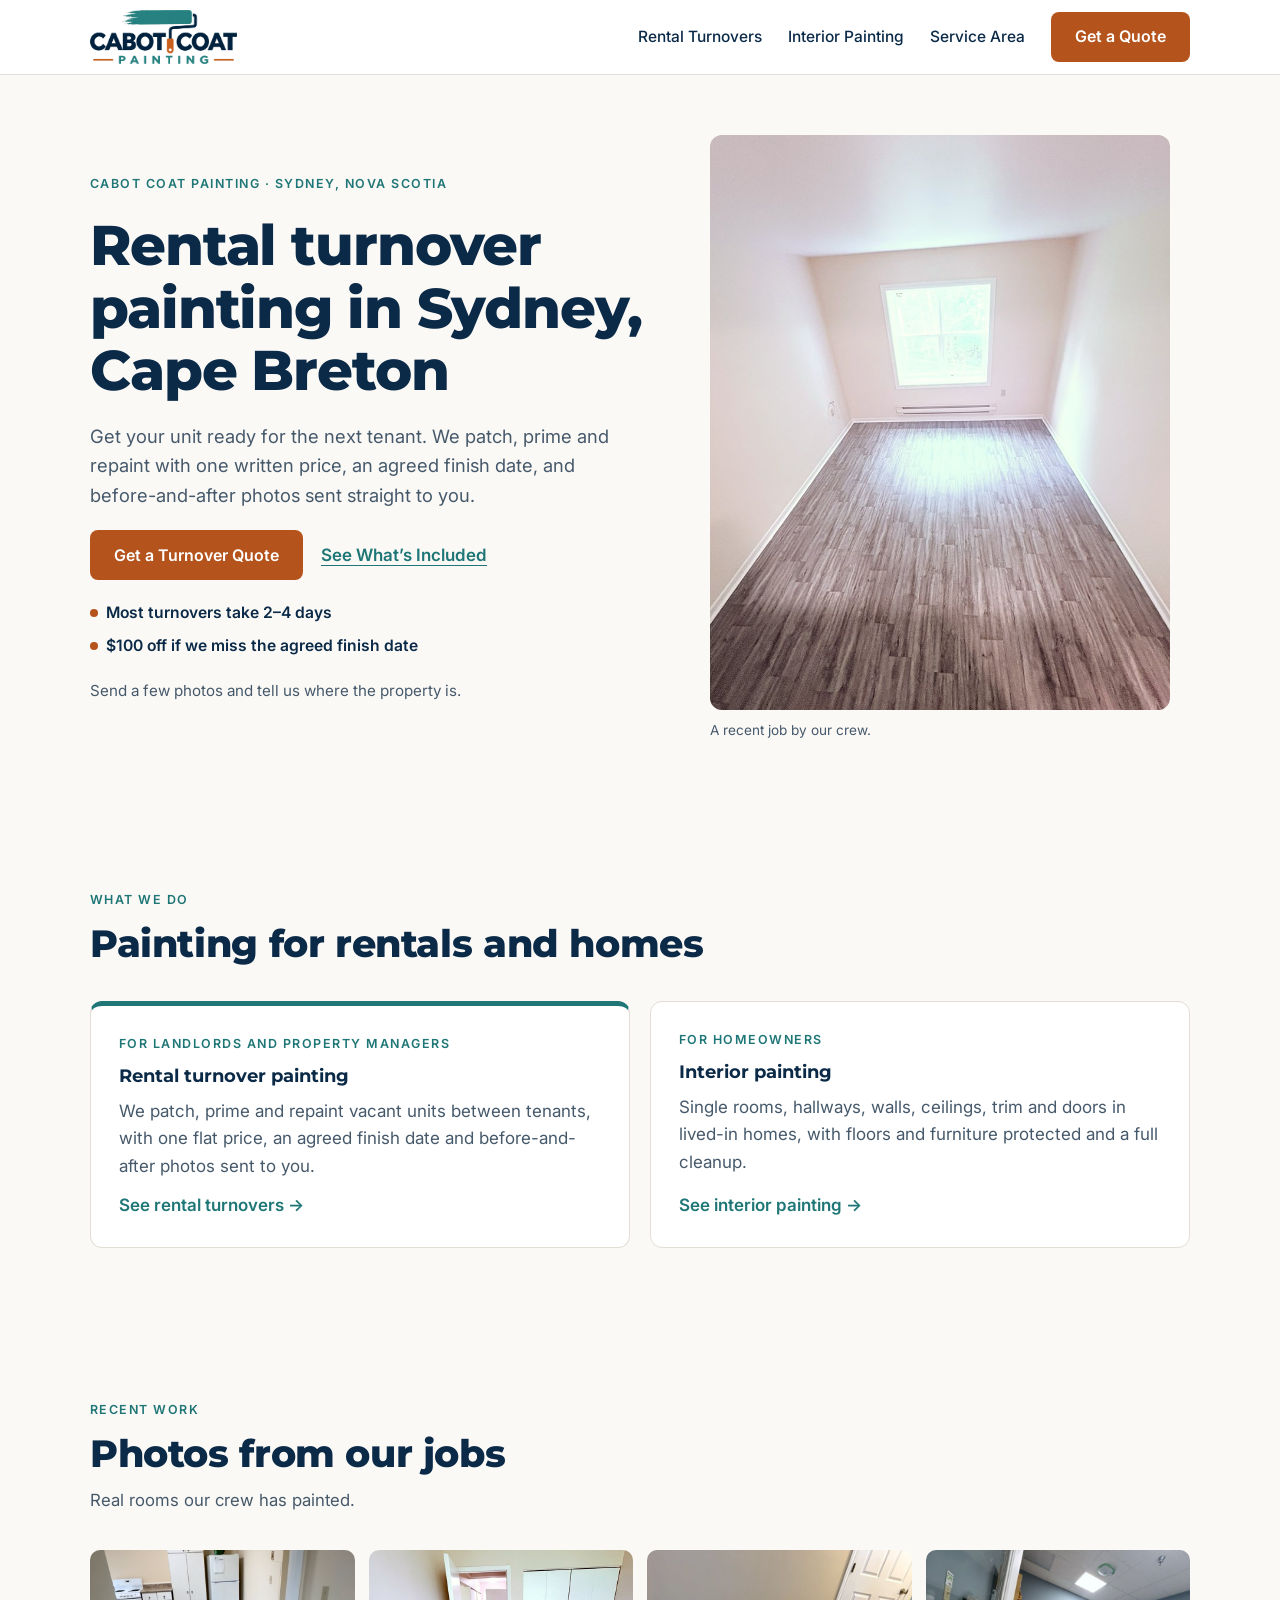
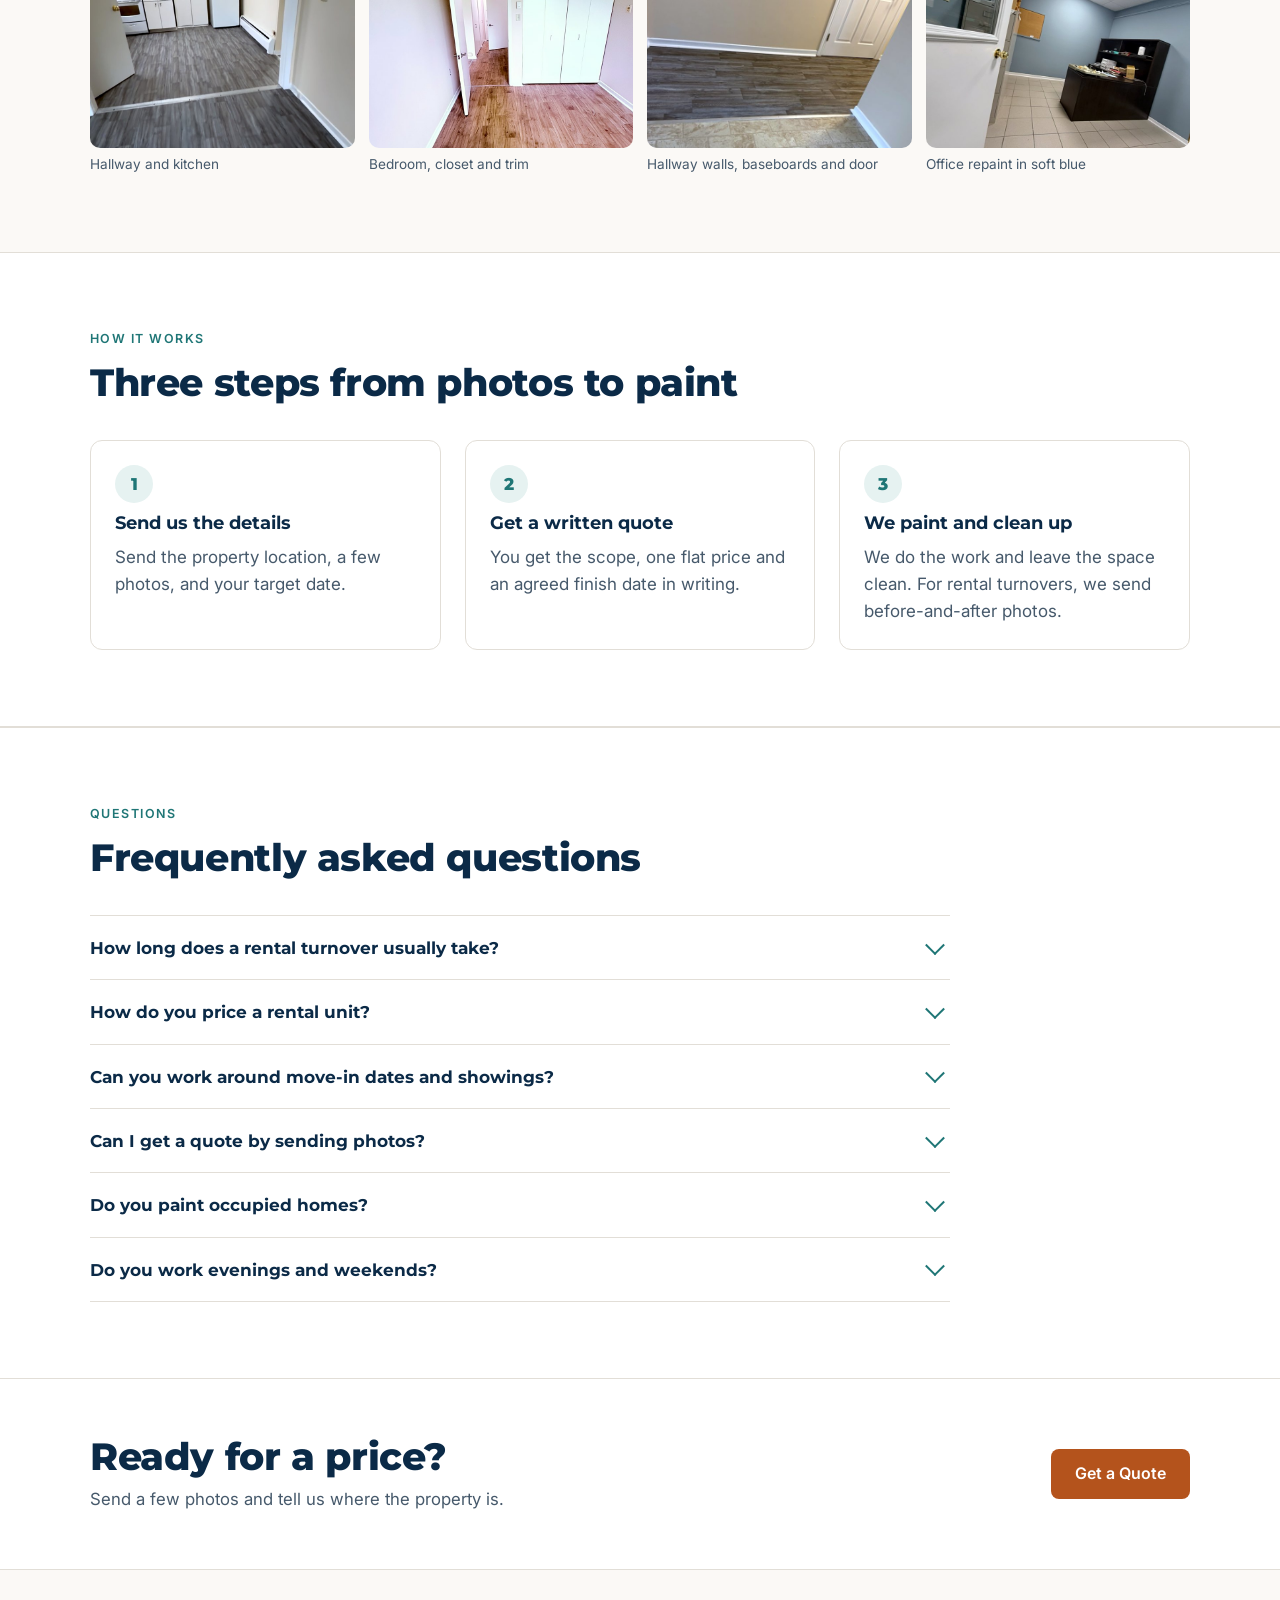
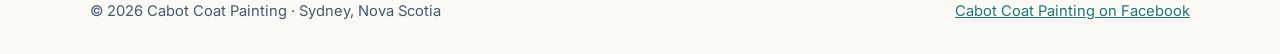
<file: index.html>
<!doctype html>
<html lang="en-CA">
<head>
<meta charset="utf-8">
<meta name="viewport" content="width=device-width, initial-scale=1, viewport-fit=cover">
<title>Rental Turnover &amp; Interior Painting in Sydney, NS | Cabot Coat Painting</title>
<meta name="description" content="Rental turnover and interior painting in Sydney, Cape Breton. One written price, an agreed finish date and before-and-after photos. Serving Sydney, Glace Bay, North Sydney and New Waterford.">
<link rel="canonical" href="https://cabotcoat.ca/">
<meta property="og:title" content="Rental Turnover &amp; Interior Painting in Sydney, NS | Cabot Coat Painting">
<meta property="og:description" content="Rental turnover and interior painting in Sydney, Cape Breton. One written price, an agreed finish date and before-and-after photos. Serving Sydney, Glace Bay, North Sydney and New Waterford.">
<meta property="og:image" content="https://cabotcoat.ca/images/job-bedroom-window.jpg">
<link rel="icon" href="icon.png">
<link rel="stylesheet" href="https://fonts.googleapis.com/css2?family=Montserrat:wght@700;800&amp;family=Inter:wght@400;500;600&amp;display=swap">
<link rel="stylesheet" href="styles.css">
<style>body{margin:0}img{max-width:100%}[hidden]{display:none!important}</style>
</head>
<body>
<header class="site">
  <div class="wrap">
    <a class="logo" href="index.html" aria-label="Cabot Coat Painting, back to top"><img src="logo.png" alt="Cabot Coat Painting" width="800" height="294"></a>
    <div class="header-right">
      <a class="btn btn-primary header-cta" href="quote.html">Get a Quote</a>
      <button class="menu-btn" id="menu-btn" type="button" aria-expanded="false" aria-controls="site-nav" aria-label="Open menu">
        <svg width="22" height="22" viewBox="0 0 22 22" aria-hidden="true"><path d="M3 6h16M3 11h16M3 16h16" stroke="currentColor" stroke-width="2.2" stroke-linecap="round" fill="none"/></svg>
      </button>
      <nav class="nav" id="site-nav" aria-label="Main" hidden>
        <a class="link" href="rental-turnovers.html">Rental Turnovers</a>
        <a class="link" href="interior-painting.html">Interior Painting</a>
        <a class="link" href="service-area.html">Service Area</a>
        <a class="btn btn-primary" href="quote.html">Get a Quote</a>
      </nav>
    </div>
  </div>
</header>
<main id="top">
<section class="hero">
    <div class="wrap">
      <div class="hero-copy">
        <div class="eyebrow">Cabot Coat Painting · Sydney, Nova Scotia</div>
        <h1>Rental turnover painting in Sydney, Cape Breton</h1>
        <p class="lede">Get your unit ready for the next tenant. We patch, prime and repaint with one written price, an agreed finish date, and before-and-after photos sent straight to you.</p>
        <div class="actions">
          <a class="btn btn-primary" href="quote.html?type=rental">Get a Turnover Quote</a>
          <a class="text-link" href="rental-turnovers.html#included">See What’s Included</a>
        </div>
        <ul class="offer" aria-label="Turnover terms"><li>Most turnovers take 2–4 days</li><li>$100 off if we miss the agreed finish date</li></ul>
        <p class="hint">Send a few photos and tell us where the property is.</p>
      </div>
      <figure class="room" style="margin: 0">
        <img class="photo" src="images/job-bedroom-window.jpg" width="780" height="1020" alt="Empty, freshly painted bedroom with light walls, white trim and a window at the far end" fetchpriority="high">
        <figcaption>A recent job by our crew.</figcaption>
      </figure>
    </div>
  </section><section class="block" id="services"><div class="wrap">
<div class="section-head"><div class="eyebrow">What we do</div><h2>Painting for rentals and homes</h2></div>
<div class="svc-cards">
<a class="svc lead" href="rental-turnovers.html"><span class="eyebrow">For landlords and property managers</span><h3>Rental turnover painting</h3><p>We patch, prime and repaint vacant units between tenants, with one flat price, an agreed finish date and before-and-after photos sent to you.</p><span class="go">See rental turnovers →</span></a>
<a class="svc" href="interior-painting.html"><span class="eyebrow">For homeowners</span><h3>Interior painting</h3><p>Single rooms, hallways, walls, ceilings, trim and doors in lived-in homes, with floors and furniture protected and a full cleanup.</p><span class="go">See interior painting →</span></a>
</div></div></section><section class="block" id="work"><div class="wrap"><div class="section-head"><div class="eyebrow">Recent work</div><h2>Photos from our jobs</h2><p>Real rooms our crew has painted.</p></div><div class="gallery"><figure><img src="images/job-hallway-kitchen.jpg" width="800" height="1000" alt="Freshly painted hallway leading into an apartment kitchen with new grey plank flooring" loading="lazy" decoding="async"><figcaption>Hallway and kitchen</figcaption></figure><figure><img src="images/job-bedroom-closet.jpg" width="800" height="1074" alt="Painted bedroom with white closet doors and trim, door open to the hallway" loading="lazy" decoding="async"><figcaption>Bedroom, closet and trim</figcaption></figure><figure><img src="images/job-hallway-trim.jpg" width="780" height="450" alt="Hallway with fresh beige walls, white baseboards and a white six-panel door" loading="lazy" decoding="async"><figcaption>Hallway walls, baseboards and door</figcaption></figure><figure><img src="images/job-office-blue.jpg" width="740" height="560" alt="Small office repainted in a soft blue with white trim" loading="lazy" decoding="async"><figcaption>Office repaint in soft blue</figcaption></figure></div></div></section><section class="block" id="how" style="background: var(--white); border-block: 1px solid var(--line)">
    <div class="wrap">
      <div class="section-head">
        <div class="eyebrow">How it works</div>
        <h2>Three steps from photos to paint</h2>
      </div>
      <ol class="steps">
        <li><h3>Send us the details</h3><p>Send the property location, a few photos, and your target date.</p></li>
        <li><h3>Get a written quote</h3><p>You get the scope, one flat price and an agreed finish date in writing.</p></li>
        <li><h3>We paint and clean up</h3><p>We do the work and leave the space clean. For rental turnovers, we send before-and-after photos.</p></li>
      </ol>
    </div>
  </section><section class="block" id="faq" style="background: var(--white); border-top: 1px solid var(--line)">
    <div class="wrap">
      <div class="section-head">
        <div class="eyebrow">Questions</div>
        <h2>Frequently asked questions</h2>
      </div>
      <div class="faq">
        <details>
          <summary>How long does a rental turnover usually take?</summary>
          <p>Most rental turnovers take 2–4 days, depending on the scope. We agree on a finish date before we start, and if we miss it you get $100 off.</p>
        </details>
        <details>
          <summary>How do you price a rental unit?</summary>
          <p>You get one flat price based on the unit size and the scope we agree on. The written quote spells out exactly what’s included, so you know the full cost before we start.</p>
        </details>
        <details>
          <summary>Can you work around move-in dates and showings?</summary>
          <p>Yes. Tell us the move-in date or any showings when you ask for a quote and we’ll set the finish date around them. Evening and weekend work helps us fit in.</p>
        </details>
        <details>
          <summary>Can I get a quote by sending photos?</summary>
          <p>Yes. Send a few photos, the location and what needs painting, and we’ll come back with a quote or let you know if we need to see it in person first.</p>
        </details>
        <details>
          <summary>Do you paint occupied homes?</summary>
          <p>Yes. We paint rooms, hallways, ceilings, trim and doors in lived-in homes. We protect your floors and furniture and clean up the work area before we leave.</p>
        </details>
        <details>
          <summary>Do you work evenings and weekends?</summary>
          <p>Yes, evenings and weekends are available when that works better around your household, tenants or showings.</p>
        </details>
      </div>
    </div>
  </section><section class="cta-band"><div class="wrap"><div class="section-head" style="gap: 8px"><h2>Ready for a price?</h2><p>Send a few photos and tell us where the property is.</p></div><a class="btn btn-primary" href="quote.html">Get a Quote</a></div></section>
</main>
<footer class="site">
  <div class="wrap">
    <span>© 2026 Cabot Coat Painting · Sydney, Nova Scotia</span>
    <a href="https://www.facebook.com/profile.php?id=61596141884232" target="_blank" rel="noopener">Cabot Coat Painting on Facebook</a>
  </div>
</footer>
<script src="site.js"></script>
</body>
</html>
</file>
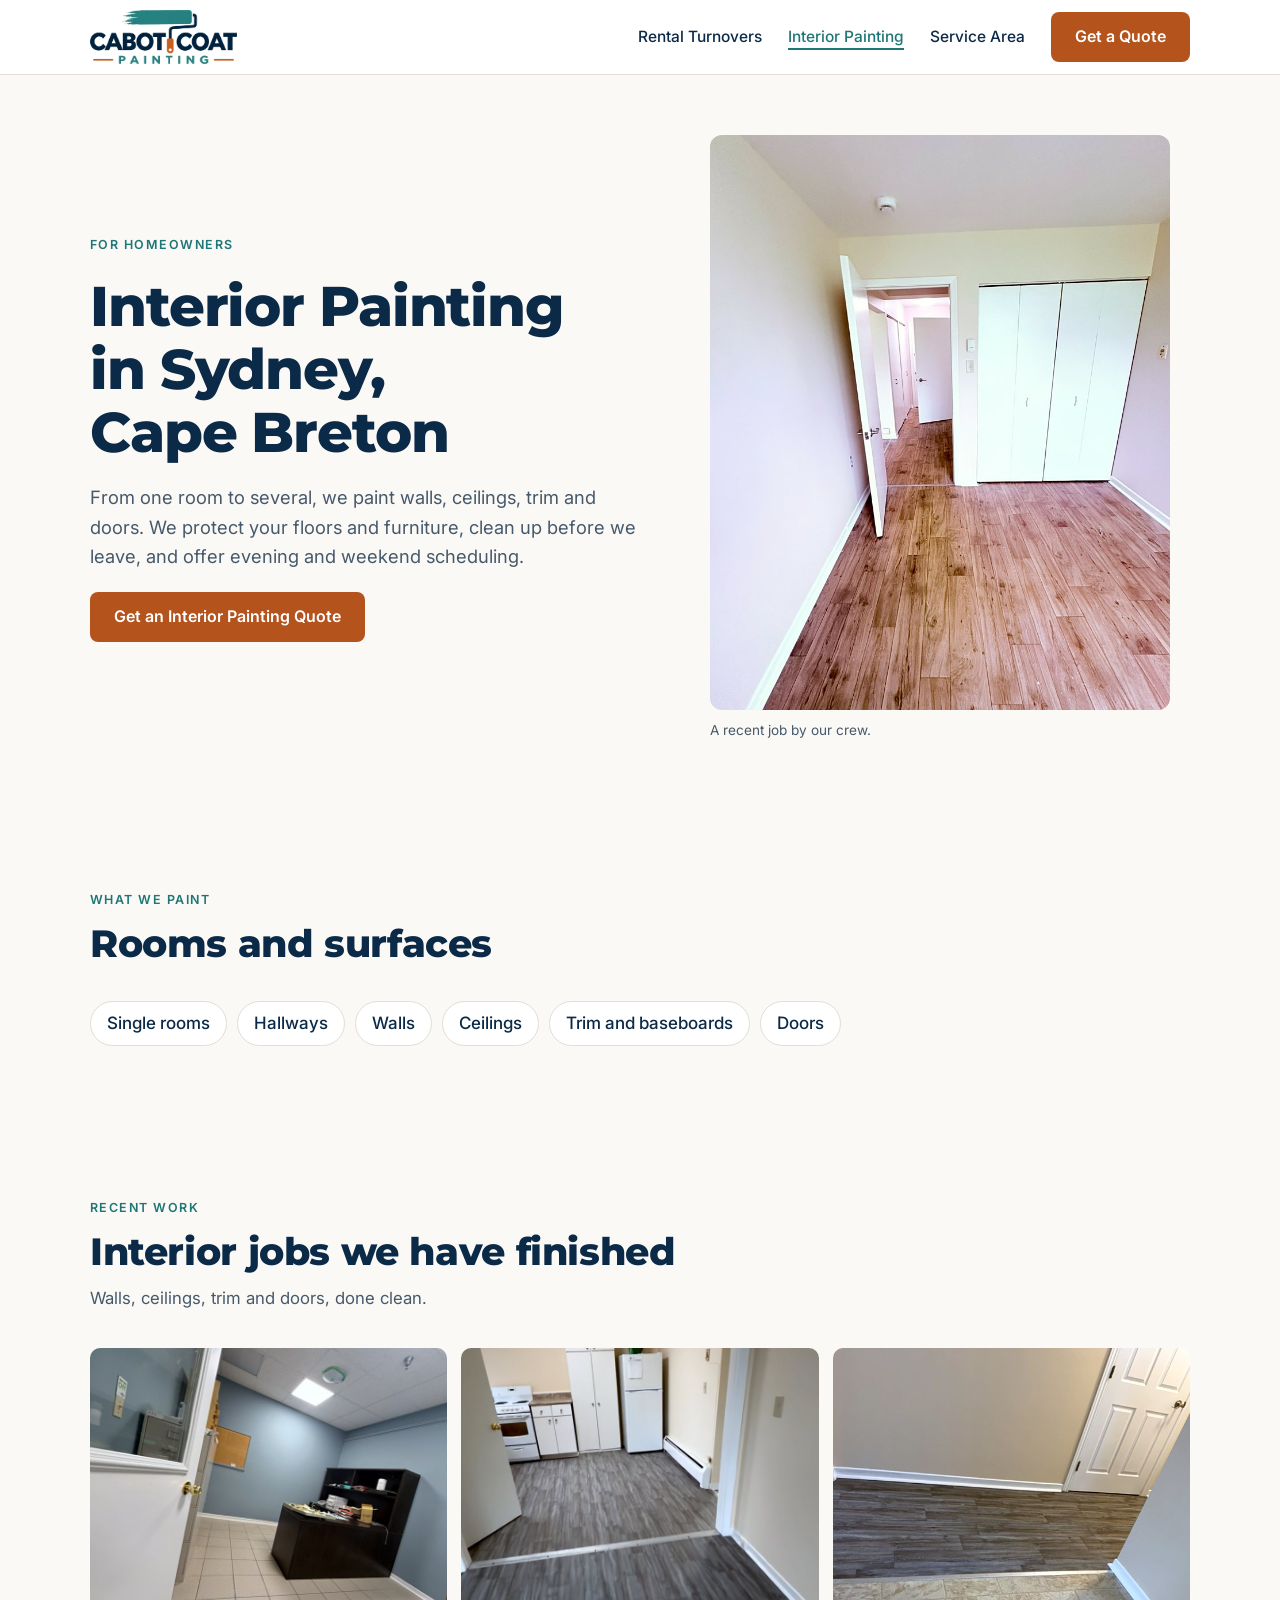
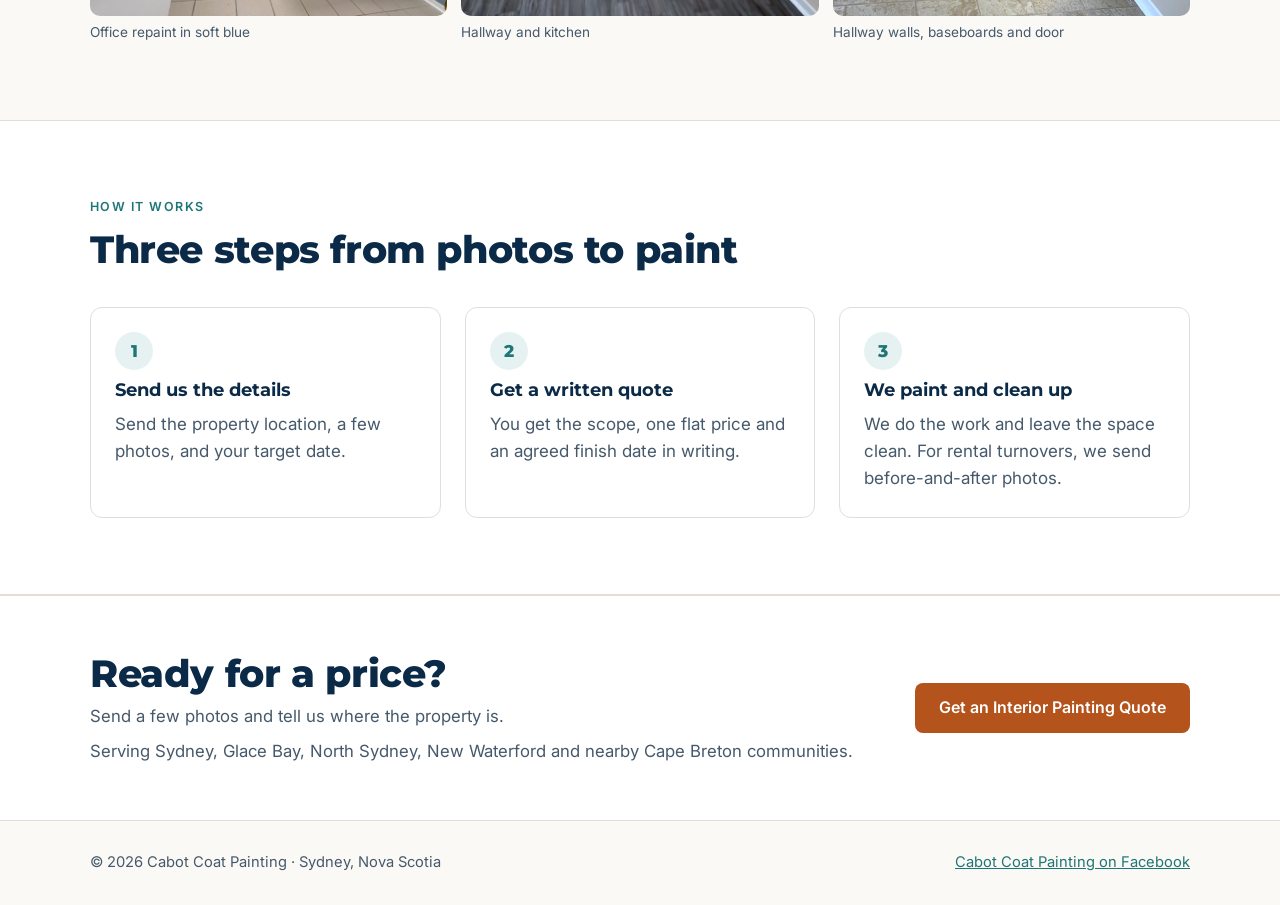
<file: interior-painting.html>
<!doctype html>
<html lang="en-CA">
<head>
<meta charset="utf-8">
<meta name="viewport" content="width=device-width, initial-scale=1, viewport-fit=cover">
<title>Interior Painting in Sydney, NS | Cabot Coat Painting</title>
<meta name="description" content="Interior painting for homeowners in Sydney and area: rooms, hallways, ceilings, trim and doors. Floors and furniture protected, evenings and weekends available.">
<link rel="canonical" href="https://cabotcoat.ca/interior-painting.html">
<meta property="og:title" content="Interior Painting in Sydney, NS | Cabot Coat Painting">
<meta property="og:description" content="Interior painting for homeowners in Sydney and area: rooms, hallways, ceilings, trim and doors. Floors and furniture protected, evenings and weekends available.">
<meta property="og:image" content="https://cabotcoat.ca/images/job-bedroom-window.jpg">
<link rel="icon" href="icon.png">
<link rel="stylesheet" href="https://fonts.googleapis.com/css2?family=Montserrat:wght@700;800&amp;family=Inter:wght@400;500;600&amp;display=swap">
<link rel="stylesheet" href="styles.css">
<style>body{margin:0}img{max-width:100%}[hidden]{display:none!important}</style>
</head>
<body>
<header class="site">
  <div class="wrap">
    <a class="logo" href="index.html" aria-label="Cabot Coat Painting, back to top"><img src="logo.png" alt="Cabot Coat Painting" width="800" height="294"></a>
    <div class="header-right">
      <a class="btn btn-primary header-cta" href="quote.html">Get a Quote</a>
      <button class="menu-btn" id="menu-btn" type="button" aria-expanded="false" aria-controls="site-nav" aria-label="Open menu">
        <svg width="22" height="22" viewBox="0 0 22 22" aria-hidden="true"><path d="M3 6h16M3 11h16M3 16h16" stroke="currentColor" stroke-width="2.2" stroke-linecap="round" fill="none"/></svg>
      </button>
      <nav class="nav" id="site-nav" aria-label="Main" hidden>
        <a class="link" href="rental-turnovers.html">Rental Turnovers</a>
        <a class="link" href="interior-painting.html" aria-current="page">Interior Painting</a>
        <a class="link" href="service-area.html">Service Area</a>
        <a class="btn btn-primary" href="quote.html">Get a Quote</a>
      </nav>
    </div>
  </div>
</header>
<main id="top">
<section class="hero"><div class="wrap">
      <div class="hero-copy">
        <div class="eyebrow">For homeowners</div>
        <h1>Interior Painting in Sydney, Cape Breton</h1>
        <p class="lede">From one room to several, we paint walls, ceilings, trim and doors. We protect your floors and furniture, clean up before we leave, and offer evening and weekend scheduling.</p>
        <div class="actions"><a class="btn btn-primary" href="quote.html?type=interior">Get an Interior Painting Quote</a></div>
      </div>
      <figure class="room" style="margin: 0">
        <img class="photo" src="images/job-bedroom-closet.jpg" width="800" height="1074" alt="Painted bedroom with white closet doors and trim, door open to the hallway" fetchpriority="high">
        <figcaption>A recent job by our crew.</figcaption>
      </figure>
    </div></section>
<section class="block" id="services"><div class="wrap">
  <div class="section-head"><div class="eyebrow">What we paint</div><h2>Rooms and surfaces</h2></div>
  <ul class="chips" aria-label="Interior painting services"><li>Single rooms</li><li>Hallways</li><li>Walls</li><li>Ceilings</li><li>Trim and baseboards</li><li>Doors</li></ul>
</div></section><section class="block" id="work"><div class="wrap"><div class="section-head"><div class="eyebrow">Recent work</div><h2>Interior jobs we have finished</h2><p>Walls, ceilings, trim and doors, done clean.</p></div><div class="gallery"><figure><img src="images/job-office-blue.jpg" width="740" height="560" alt="Small office repainted in a soft blue with white trim" loading="lazy" decoding="async"><figcaption>Office repaint in soft blue</figcaption></figure><figure><img src="images/job-hallway-kitchen.jpg" width="800" height="1000" alt="Freshly painted hallway leading into an apartment kitchen with new grey plank flooring" loading="lazy" decoding="async"><figcaption>Hallway and kitchen</figcaption></figure><figure><img src="images/job-hallway-trim.jpg" width="780" height="450" alt="Hallway with fresh beige walls, white baseboards and a white six-panel door" loading="lazy" decoding="async"><figcaption>Hallway walls, baseboards and door</figcaption></figure></div></div></section><section class="block" id="how" style="background: var(--white); border-block: 1px solid var(--line)">
    <div class="wrap">
      <div class="section-head">
        <div class="eyebrow">How it works</div>
        <h2>Three steps from photos to paint</h2>
      </div>
      <ol class="steps">
        <li><h3>Send us the details</h3><p>Send the property location, a few photos, and your target date.</p></li>
        <li><h3>Get a written quote</h3><p>You get the scope, one flat price and an agreed finish date in writing.</p></li>
        <li><h3>We paint and clean up</h3><p>We do the work and leave the space clean. For rental turnovers, we send before-and-after photos.</p></li>
      </ol>
    </div>
  </section><section class="cta-band"><div class="wrap"><div class="section-head" style="gap: 8px"><h2>Ready for a price?</h2><p>Send a few photos and tell us where the property is.</p><p class="local-line">Serving Sydney, Glace Bay, North Sydney, New Waterford and nearby Cape Breton communities.</p></div><a class="btn btn-primary" href="quote.html?type=interior">Get an Interior Painting Quote</a></div></section>
</main>
<footer class="site">
  <div class="wrap">
    <span>© 2026 Cabot Coat Painting · Sydney, Nova Scotia</span>
    <a href="https://www.facebook.com/profile.php?id=61596141884232" target="_blank" rel="noopener">Cabot Coat Painting on Facebook</a>
  </div>
</footer>
<script src="site.js"></script>
</body>
</html>
</file>
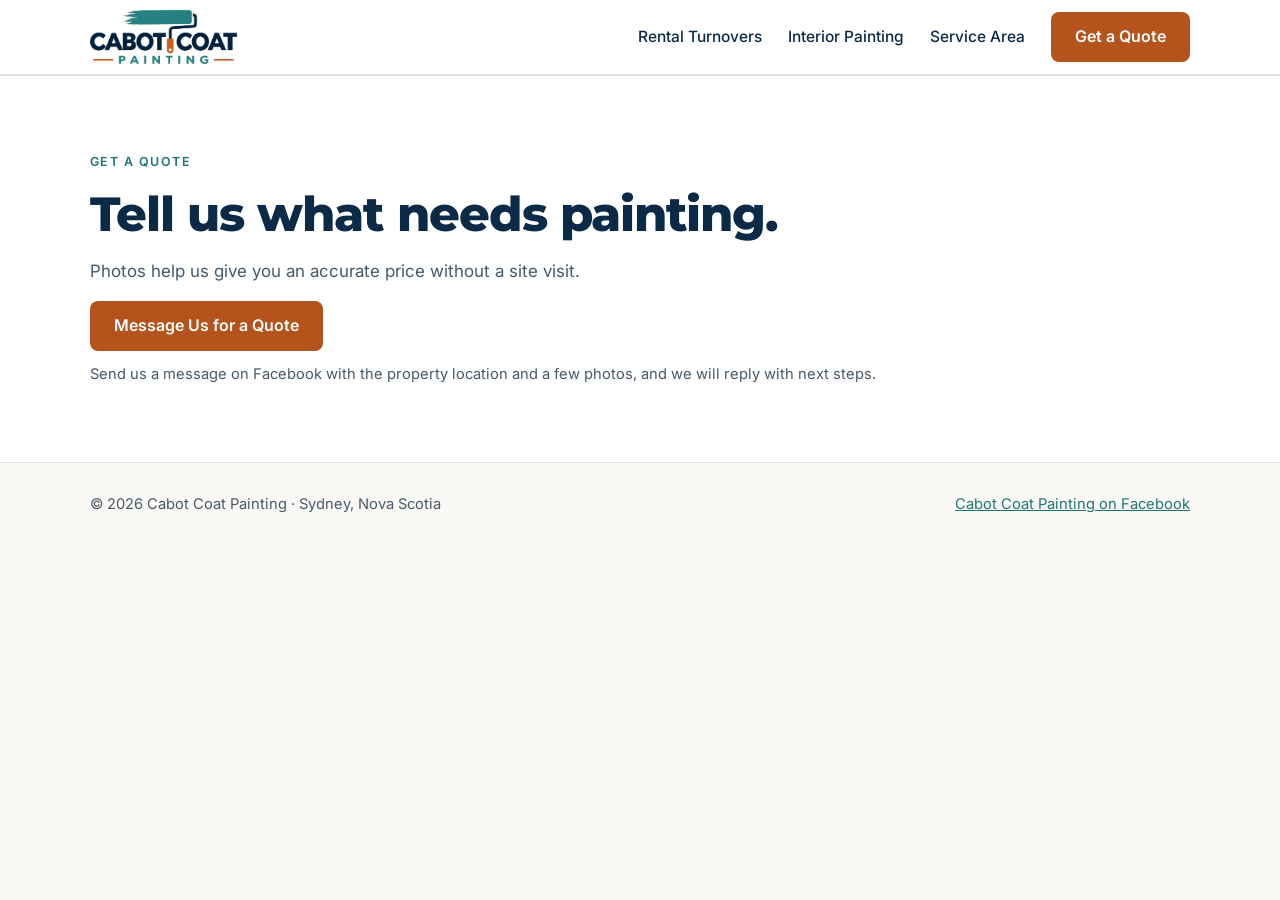
<file: quote.html>
<!doctype html>
<html lang="en-CA">
<head>
<meta charset="utf-8">
<meta name="viewport" content="width=device-width, initial-scale=1, viewport-fit=cover">
<title>Get a Painting Quote | Cabot Coat Painting</title>
<meta name="description" content="Request a rental turnover or interior painting quote in Sydney, Cape Breton. Send your location, a few photos and your target date.">
<link rel="canonical" href="https://cabotcoat.ca/quote.html">
<meta property="og:title" content="Get a Painting Quote | Cabot Coat Painting">
<meta property="og:description" content="Request a rental turnover or interior painting quote in Sydney, Cape Breton. Send your location, a few photos and your target date.">
<meta property="og:image" content="https://cabotcoat.ca/images/job-bedroom-window.jpg">
<link rel="icon" href="icon.png">
<link rel="stylesheet" href="https://fonts.googleapis.com/css2?family=Montserrat:wght@700;800&amp;family=Inter:wght@400;500;600&amp;display=swap">
<link rel="stylesheet" href="styles.css">
<style>body{margin:0}img{max-width:100%}[hidden]{display:none!important}</style>
</head>
<body>
<header class="site">
  <div class="wrap">
    <a class="logo" href="index.html" aria-label="Cabot Coat Painting, back to top"><img src="logo.png" alt="Cabot Coat Painting" width="800" height="294"></a>
    <div class="header-right">
      <a class="btn btn-primary header-cta" href="quote.html">Get a Quote</a>
      <button class="menu-btn" id="menu-btn" type="button" aria-expanded="false" aria-controls="site-nav" aria-label="Open menu">
        <svg width="22" height="22" viewBox="0 0 22 22" aria-hidden="true"><path d="M3 6h16M3 11h16M3 16h16" stroke="currentColor" stroke-width="2.2" stroke-linecap="round" fill="none"/></svg>
      </button>
      <nav class="nav" id="site-nav" aria-label="Main" hidden>
        <a class="link" href="rental-turnovers.html">Rental Turnovers</a>
        <a class="link" href="interior-painting.html">Interior Painting</a>
        <a class="link" href="service-area.html">Service Area</a>
        <a class="btn btn-primary" href="quote.html">Get a Quote</a>
      </nav>
    </div>
  </div>
</header>
<main id="top">
<section class="block quote-band" id="quote">
    <div class="wrap quote-grid">
      <div class="quote-side">
        <div class="eyebrow">Get a quote</div>
        <h1 style="font-size: clamp(2rem, 4.6vw, 3rem)">Tell us what needs painting.</h1>
        <p class="muted">Photos help us give you an accurate price without a site visit.</p>
        <div class="msg-first"><a class="btn btn-primary" href="https://m.me/61596141884232" target="_blank" rel="noopener">Message Us for a Quote</a><p class="msg-note">Send us a message on Facebook with the property location and a few photos, and we will reply with next steps.</p></div>
      </div>

      <form class="quote" id="quote-form" novalidate data-endpoint="" hidden>
        <div class="hp" aria-hidden="true"><label for="q-website">Website</label><input type="text" id="q-website" name="_honey" tabindex="-1" autocomplete="off"></div>

        <div class="field">
          <label for="q-name">Name</label>
          <input type="text" id="q-name" name="name" autocomplete="name" required>
          <p class="err" id="q-name-err"></p>
        </div>
        <div class="field">
          <label for="q-contact">Email or phone</label>
          <input type="text" id="q-contact" name="contact" autocomplete="on" required>
          <p class="err" id="q-contact-err"></p>
        </div>
        <div class="field full">
          <label for="q-town">Property town or neighbourhood</label>
          <input type="text" id="q-town" name="town" placeholder="For example, Whitney Pier or Glace Bay" required>
          <p class="err" id="q-town-err"></p>
        </div>
        <fieldset class="field full" id="q-type-set">
          <legend>Type of job</legend>
          <div class="choice-row">
            <label class="choice"><input type="radio" name="job_type" value="Rental turnover" id="q-type-rental" required><span>Rental turnover</span></label>
            <label class="choice"><input type="radio" name="job_type" value="Interior painting" id="q-type-interior"><span>Interior painting</span></label>
          </div>
          <p class="err" id="q-type-err"></p>
        </fieldset>
        <div class="field">
          <label for="q-size">Unit size or rooms to paint</label>
          <input type="text" id="q-size" name="size" placeholder="2-bedroom unit, or living room and hallway" required>
          <p class="err" id="q-size-err"></p>
        </div>
        <div class="field">
          <label for="q-date">Target completion date <span class="opt">(if known)</span></label>
          <input type="date" id="q-date" name="target_date">
        </div>
        <div class="field full">
          <label for="q-desc">Short description <span class="opt">(optional)</span></label>
          <textarea id="q-desc" name="description" maxlength="1500" placeholder="Tenant moves out Dec 1. Walls and ceilings, a few holes to patch, same colour as now."></textarea>
        </div>
        <div class="field full">
          <span style="font-weight: 600; font-size: 0.95rem">Photos <span class="opt">(optional, up to 6, 10 MB each)</span></span>
          <div class="drop" id="drop">
            <span class="muted" style="font-size: 0.95rem">Add photos of each room and any damage.</span>
            <label class="btn btn-outline" for="q-photos" style="min-height: 46px">Choose photos</label>
            <input type="file" id="q-photos" name="photos" accept="image/*" multiple>
          </div>
          <ul class="file-list" id="file-list" aria-live="polite"></ul>
          <p class="err" id="q-photos-err"></p>
        </div>

        <div class="submit-row">
          <div class="progress" id="progress" hidden><div id="progress-bar"></div></div>
          <p class="muted" id="progress-text" hidden style="font-size: 0.92rem"></p>
          <div class="status" id="status" hidden role="alert"></div>
          <button class="btn btn-primary" type="submit" id="submit-btn">Send My Quote Request</button>
        </div>
      </form>
    </div>
  </section>
</main>
<footer class="site">
  <div class="wrap">
    <span>© 2026 Cabot Coat Painting · Sydney, Nova Scotia</span>
    <a href="https://www.facebook.com/profile.php?id=61596141884232" target="_blank" rel="noopener">Cabot Coat Painting on Facebook</a>
  </div>
</footer>
<script src="site.js"></script>
</body>
</html>
</file>
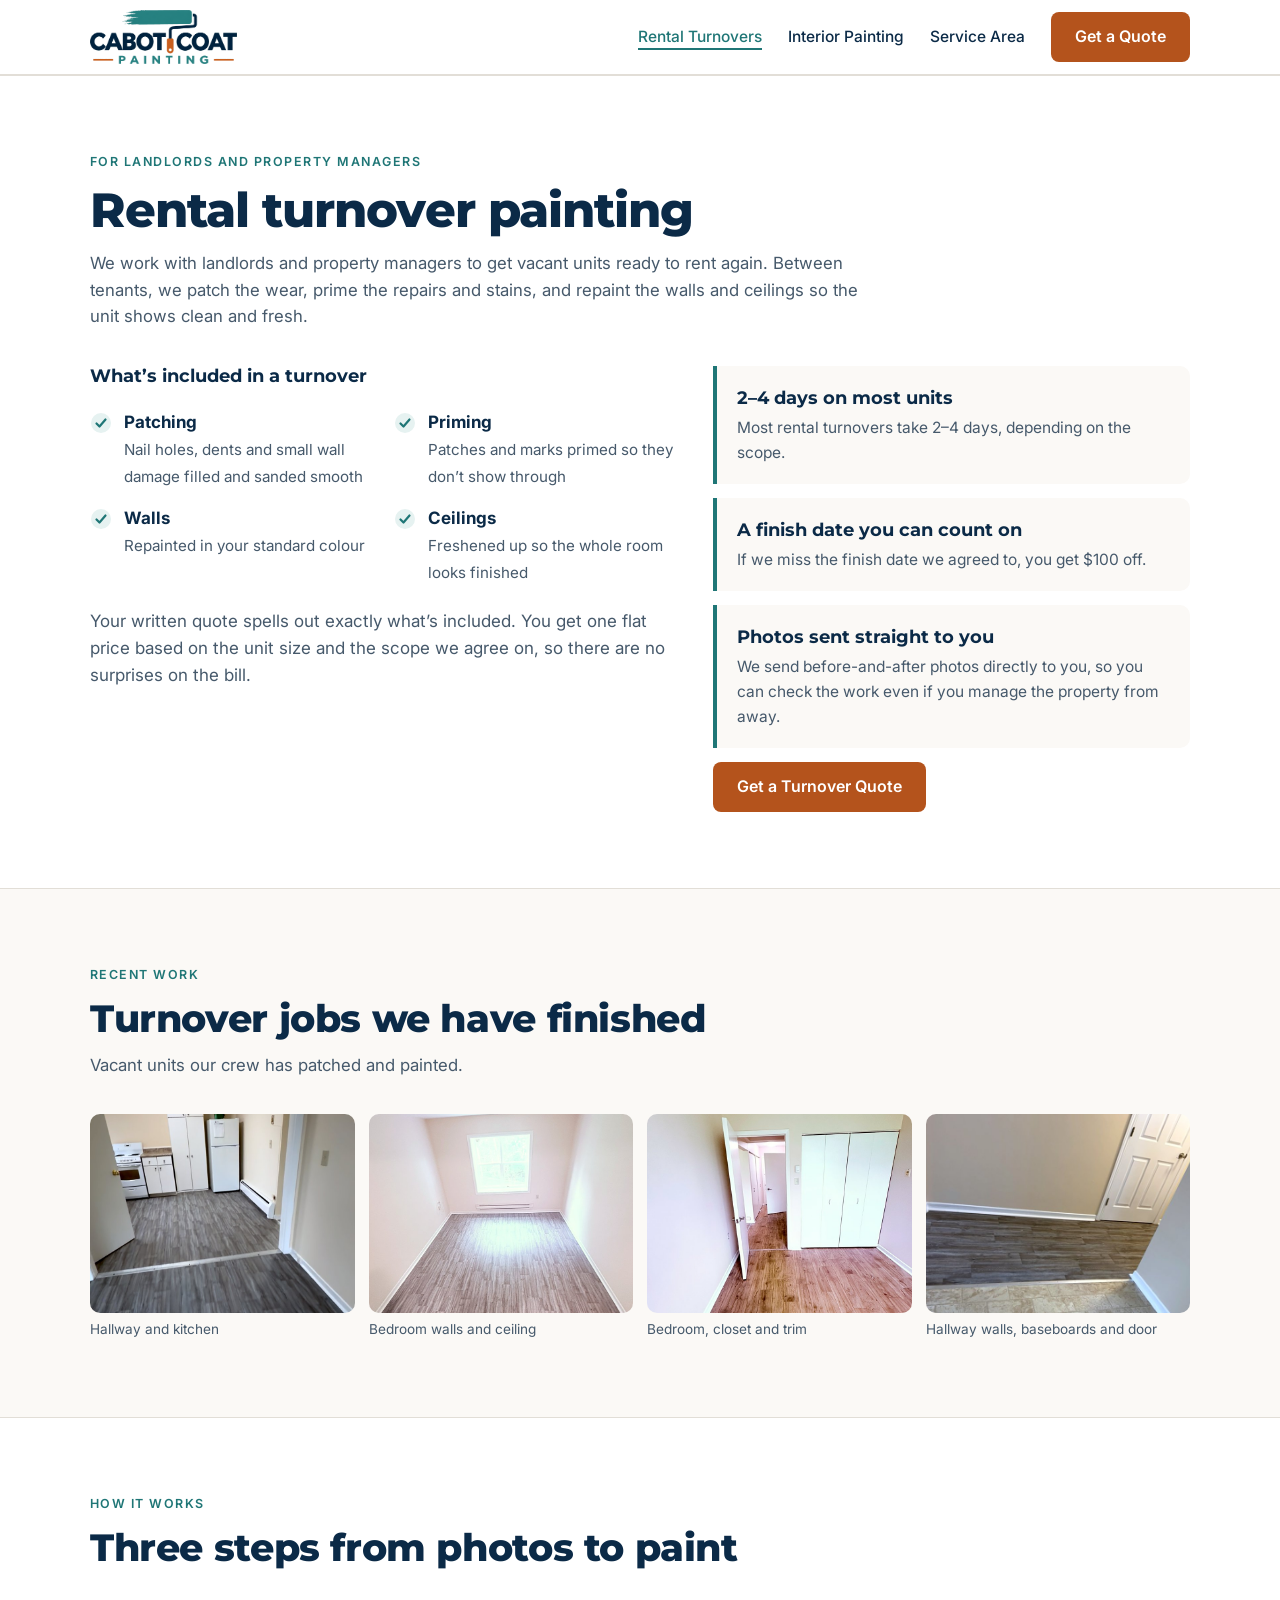
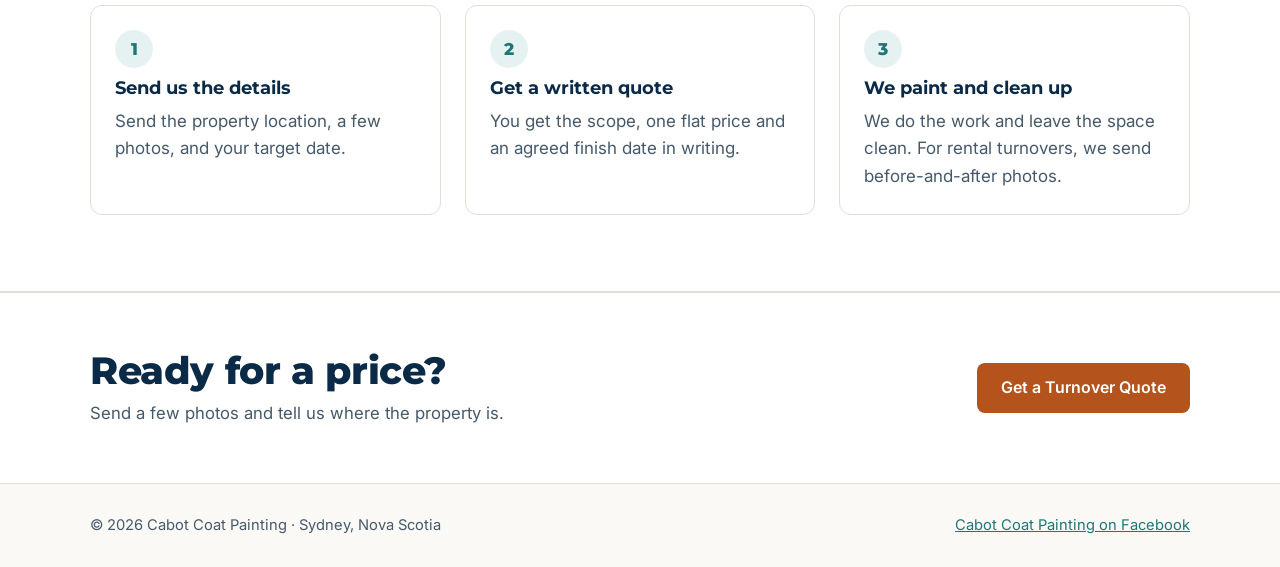
<file: rental-turnovers.html>
<!doctype html>
<html lang="en-CA">
<head>
<meta charset="utf-8">
<meta name="viewport" content="width=device-width, initial-scale=1, viewport-fit=cover">
<title>Rental Turnover Painting in Sydney, NS | Cabot Coat Painting</title>
<meta name="description" content="Rental turnover painting for Cape Breton landlords and property managers. Patching, priming, walls and ceilings, one flat price, 2–4 days on most units.">
<link rel="canonical" href="https://cabotcoat.ca/rental-turnovers.html">
<meta property="og:title" content="Rental Turnover Painting in Sydney, NS | Cabot Coat Painting">
<meta property="og:description" content="Rental turnover painting for Cape Breton landlords and property managers. Patching, priming, walls and ceilings, one flat price, 2–4 days on most units.">
<meta property="og:image" content="https://cabotcoat.ca/images/job-bedroom-window.jpg">
<link rel="icon" href="icon.png">
<link rel="stylesheet" href="https://fonts.googleapis.com/css2?family=Montserrat:wght@700;800&amp;family=Inter:wght@400;500;600&amp;display=swap">
<link rel="stylesheet" href="styles.css">
<style>body{margin:0}img{max-width:100%}[hidden]{display:none!important}</style>
</head>
<body>
<header class="site">
  <div class="wrap">
    <a class="logo" href="index.html" aria-label="Cabot Coat Painting, back to top"><img src="logo.png" alt="Cabot Coat Painting" width="800" height="294"></a>
    <div class="header-right">
      <a class="btn btn-primary header-cta" href="quote.html">Get a Quote</a>
      <button class="menu-btn" id="menu-btn" type="button" aria-expanded="false" aria-controls="site-nav" aria-label="Open menu">
        <svg width="22" height="22" viewBox="0 0 22 22" aria-hidden="true"><path d="M3 6h16M3 11h16M3 16h16" stroke="currentColor" stroke-width="2.2" stroke-linecap="round" fill="none"/></svg>
      </button>
      <nav class="nav" id="site-nav" aria-label="Main" hidden>
        <a class="link" href="rental-turnovers.html" aria-current="page">Rental Turnovers</a>
        <a class="link" href="interior-painting.html">Interior Painting</a>
        <a class="link" href="service-area.html">Service Area</a>
        <a class="btn btn-primary" href="quote.html">Get a Quote</a>
      </nav>
    </div>
  </div>
</header>
<main id="top">
<section class="block turnover" id="turnovers">
    <div class="wrap">
      <div class="section-head">
        <div class="eyebrow">For landlords and property managers</div>
        <h1 style="font-size: clamp(2rem, 4.6vw, 3rem)">Rental turnover painting</h1>
        <p>We work with landlords and property managers to get vacant units ready to rent again. Between tenants, we patch the wear, prime the repairs and stains, and repaint the walls and ceilings so the unit shows clean and fresh.</p>
      </div>
      <div class="turnover-grid">
        <div style="display: flex; flex-direction: column; gap: 22px; min-width: 0" id="included">
          <h3>What’s included in a turnover</h3>
          <ul class="scope-list">
            <li><svg width="22" height="22" viewBox="0 0 22 22" aria-hidden="true"><circle cx="11" cy="11" r="10" fill="var(--teal-wash)"/><path d="M6.5 11.5l3 3 6-7" fill="none" stroke="var(--teal)" stroke-width="2.2" stroke-linecap="round" stroke-linejoin="round"/></svg><div><b>Patching</b><span>Nail holes, dents and small wall damage filled and sanded smooth</span></div></li>
            <li><svg width="22" height="22" viewBox="0 0 22 22" aria-hidden="true"><circle cx="11" cy="11" r="10" fill="var(--teal-wash)"/><path d="M6.5 11.5l3 3 6-7" fill="none" stroke="var(--teal)" stroke-width="2.2" stroke-linecap="round" stroke-linejoin="round"/></svg><div><b>Priming</b><span>Patches and marks primed so they don’t show through</span></div></li>
            <li><svg width="22" height="22" viewBox="0 0 22 22" aria-hidden="true"><circle cx="11" cy="11" r="10" fill="var(--teal-wash)"/><path d="M6.5 11.5l3 3 6-7" fill="none" stroke="var(--teal)" stroke-width="2.2" stroke-linecap="round" stroke-linejoin="round"/></svg><div><b>Walls</b><span>Repainted in your standard colour</span></div></li>
            <li><svg width="22" height="22" viewBox="0 0 22 22" aria-hidden="true"><circle cx="11" cy="11" r="10" fill="var(--teal-wash)"/><path d="M6.5 11.5l3 3 6-7" fill="none" stroke="var(--teal)" stroke-width="2.2" stroke-linecap="round" stroke-linejoin="round"/></svg><div><b>Ceilings</b><span>Freshened up so the whole room looks finished</span></div></li>
          </ul>
          <p class="muted">Your written quote spells out exactly what’s included. You get one flat price based on the unit size and the scope we agree on, so there are no surprises on the bill.</p>
        </div>
        <div class="terms">
          <div class="term"><strong>2–4 days on most units</strong><p>Most rental turnovers take 2–4 days, depending on the scope.</p></div>
          <div class="term"><strong>A finish date you can count on</strong><p>If we miss the finish date we agreed to, you get $100 off.</p></div>
          <div class="term"><strong>Photos sent straight to you</strong><p>We send before-and-after photos directly to you, so you can check the work even if you manage the property from away.</p></div>
          <a class="btn btn-primary" href="quote.html?type=rental" style="align-self: flex-start">Get a Turnover Quote</a>
        </div>
      </div>
    </div>
  </section><section class="block" id="work"><div class="wrap"><div class="section-head"><div class="eyebrow">Recent work</div><h2>Turnover jobs we have finished</h2><p>Vacant units our crew has patched and painted.</p></div><div class="gallery"><figure><img src="images/job-hallway-kitchen.jpg" width="800" height="1000" alt="Freshly painted hallway leading into an apartment kitchen with new grey plank flooring" loading="lazy" decoding="async"><figcaption>Hallway and kitchen</figcaption></figure><figure><img src="images/job-bedroom-window.jpg" width="780" height="1020" alt="Empty, freshly painted bedroom with light walls and a window at the far end" loading="lazy" decoding="async"><figcaption>Bedroom walls and ceiling</figcaption></figure><figure><img src="images/job-bedroom-closet.jpg" width="800" height="1074" alt="Painted bedroom with white closet doors and trim, door open to the hallway" loading="lazy" decoding="async"><figcaption>Bedroom, closet and trim</figcaption></figure><figure><img src="images/job-hallway-trim.jpg" width="780" height="450" alt="Hallway with fresh beige walls, white baseboards and a white six-panel door" loading="lazy" decoding="async"><figcaption>Hallway walls, baseboards and door</figcaption></figure></div></div></section><section class="block" id="how" style="background: var(--white); border-block: 1px solid var(--line)">
    <div class="wrap">
      <div class="section-head">
        <div class="eyebrow">How it works</div>
        <h2>Three steps from photos to paint</h2>
      </div>
      <ol class="steps">
        <li><h3>Send us the details</h3><p>Send the property location, a few photos, and your target date.</p></li>
        <li><h3>Get a written quote</h3><p>You get the scope, one flat price and an agreed finish date in writing.</p></li>
        <li><h3>We paint and clean up</h3><p>We do the work and leave the space clean. For rental turnovers, we send before-and-after photos.</p></li>
      </ol>
    </div>
  </section><section class="cta-band"><div class="wrap"><div class="section-head" style="gap: 8px"><h2>Ready for a price?</h2><p>Send a few photos and tell us where the property is.</p></div><a class="btn btn-primary" href="quote.html?type=rental">Get a Turnover Quote</a></div></section>
</main>
<footer class="site">
  <div class="wrap">
    <span>© 2026 Cabot Coat Painting · Sydney, Nova Scotia</span>
    <a href="https://www.facebook.com/profile.php?id=61596141884232" target="_blank" rel="noopener">Cabot Coat Painting on Facebook</a>
  </div>
</footer>
<script src="site.js"></script>
</body>
</html>
</file>
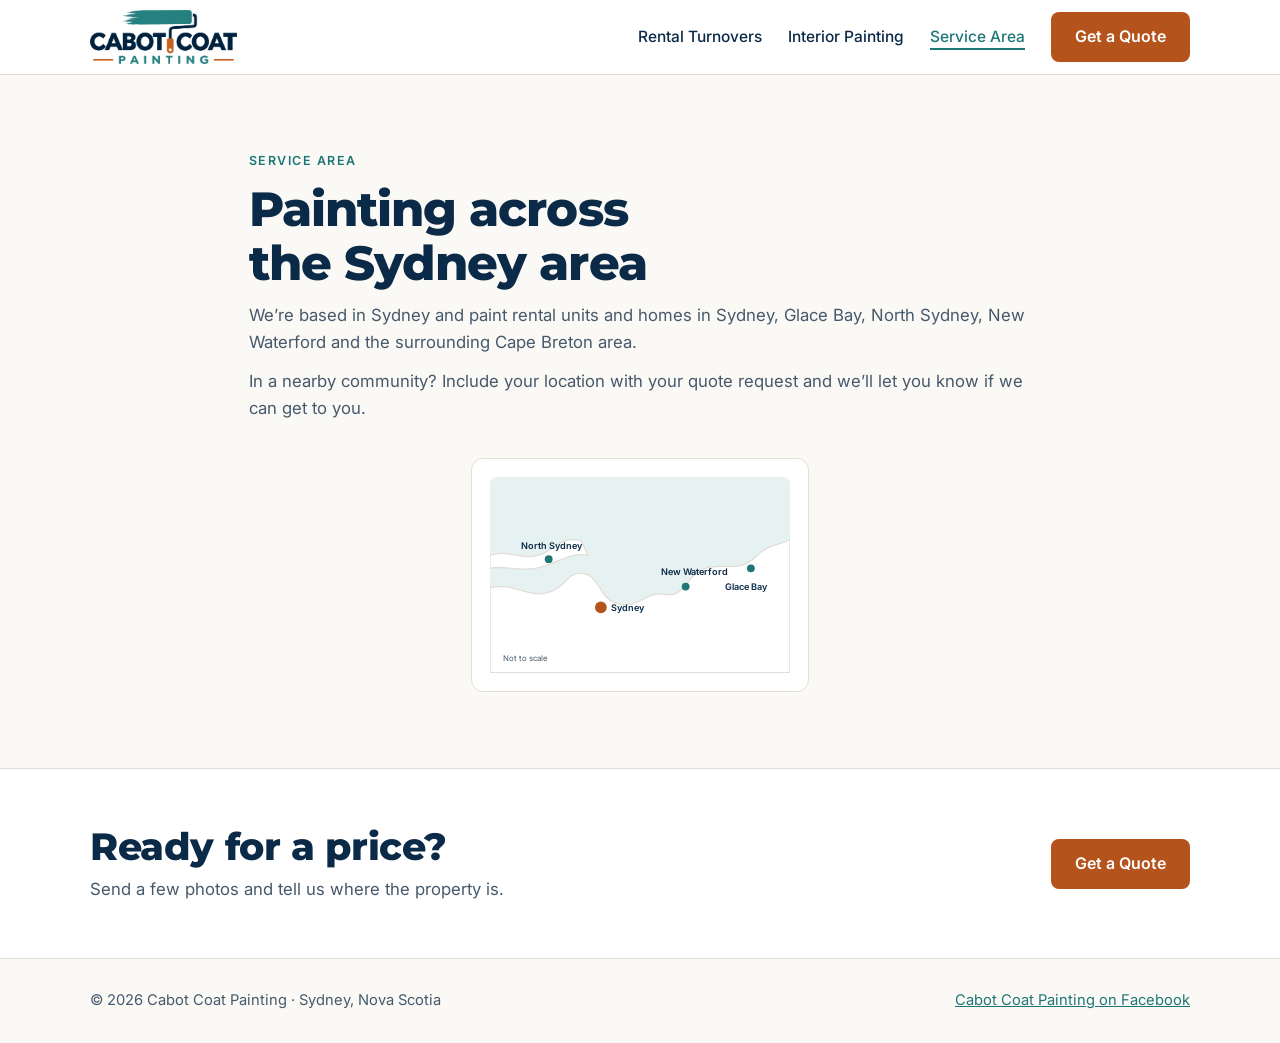
<file: service-area.html>
<!doctype html>
<html lang="en-CA">
<head>
<meta charset="utf-8">
<meta name="viewport" content="width=device-width, initial-scale=1, viewport-fit=cover">
<title>Service Area: Sydney, Glace Bay, North Sydney &amp; New Waterford | Cabot Coat Painting</title>
<meta name="description" content="Cabot Coat Painting serves Sydney, Glace Bay, North Sydney, New Waterford and the surrounding Cape Breton area.">
<link rel="canonical" href="https://cabotcoat.ca/service-area.html">
<meta property="og:title" content="Service Area: Sydney, Glace Bay, North Sydney &amp; New Waterford | Cabot Coat Painting">
<meta property="og:description" content="Cabot Coat Painting serves Sydney, Glace Bay, North Sydney, New Waterford and the surrounding Cape Breton area.">
<meta property="og:image" content="https://cabotcoat.ca/images/job-bedroom-window.jpg">
<link rel="icon" href="icon.png">
<link rel="stylesheet" href="https://fonts.googleapis.com/css2?family=Montserrat:wght@700;800&amp;family=Inter:wght@400;500;600&amp;display=swap">
<link rel="stylesheet" href="styles.css">
<style>body{margin:0}img{max-width:100%}[hidden]{display:none!important}</style>
</head>
<body>
<header class="site">
  <div class="wrap">
    <a class="logo" href="index.html" aria-label="Cabot Coat Painting, back to top"><img src="logo.png" alt="Cabot Coat Painting" width="800" height="294"></a>
    <div class="header-right">
      <a class="btn btn-primary header-cta" href="quote.html">Get a Quote</a>
      <button class="menu-btn" id="menu-btn" type="button" aria-expanded="false" aria-controls="site-nav" aria-label="Open menu">
        <svg width="22" height="22" viewBox="0 0 22 22" aria-hidden="true"><path d="M3 6h16M3 11h16M3 16h16" stroke="currentColor" stroke-width="2.2" stroke-linecap="round" fill="none"/></svg>
      </button>
      <nav class="nav" id="site-nav" aria-label="Main" hidden>
        <a class="link" href="rental-turnovers.html">Rental Turnovers</a>
        <a class="link" href="interior-painting.html">Interior Painting</a>
        <a class="link" href="service-area.html" aria-current="page">Service Area</a>
        <a class="btn btn-primary" href="quote.html">Get a Quote</a>
      </nav>
    </div>
  </div>
</header>
<main id="top">
<section class="block" id="area">
    <div class="wrap area-grid">
      <div class="section-head">
        <div class="eyebrow">Service area</div>
        <h1 style="font-size: clamp(2rem, 4.6vw, 3rem)">Painting across the Sydney area</h1>
        <p>We’re based in Sydney and paint rental units and homes in Sydney, Glace Bay, North Sydney, New Waterford and the surrounding Cape Breton area.</p>
        <p>In a nearby community? Include your location with your quote request and we’ll let you know if we can get to you.</p>
      </div>
      <div class="area-map">
        <svg viewBox="0 0 460 300" role="img" aria-label="Simple map of the service area showing Sydney, Glace Bay, North Sydney and New Waterford">
          <rect width="460" height="300" rx="10" fill="var(--teal-wash)"/>
          <path d="M0 300 L0 170 C40 160 60 190 95 175 C120 165 120 140 150 150 C170 158 168 190 200 195 C230 200 240 175 268 180 C300 186 300 150 330 140 C360 130 380 150 410 120 C430 100 450 105 460 95 L460 300 Z" fill="var(--white)" stroke="var(--line)" stroke-width="2"/>
          <path d="M0 120 C30 110 50 130 80 118 C100 110 110 90 140 98 L150 120 C120 115 100 135 70 140 C40 145 20 135 0 140 Z" fill="var(--white)" stroke="var(--line)" stroke-width="2"/>
          <g font-family="Inter, system-ui, sans-serif" font-size="14" font-weight="600" fill="var(--navy)">
            <circle cx="170" cy="200" r="9" fill="var(--copper)"/><text x="186" y="205">Sydney</text>
            <circle cx="90" cy="126" r="6" fill="var(--teal)"/><text x="48" y="110">North Sydney</text>
            <circle cx="300" cy="168" r="6" fill="var(--teal)"/><text x="262" y="150">New Waterford</text>
            <circle cx="400" cy="140" r="6" fill="var(--teal)"/><text x="360" y="174">Glace Bay</text>
          </g>
          <text x="20" y="282" font-family="Inter, system-ui, sans-serif" font-size="12" fill="var(--ink-soft)">Not to scale</text>
        </svg>
      </div>
    </div>
  </section><section class="cta-band"><div class="wrap"><div class="section-head" style="gap: 8px"><h2>Ready for a price?</h2><p>Send a few photos and tell us where the property is.</p></div><a class="btn btn-primary" href="quote.html">Get a Quote</a></div></section>
</main>
<footer class="site">
  <div class="wrap">
    <span>© 2026 Cabot Coat Painting · Sydney, Nova Scotia</span>
    <a href="https://www.facebook.com/profile.php?id=61596141884232" target="_blank" rel="noopener">Cabot Coat Painting on Facebook</a>
  </div>
</footer>
<script src="site.js"></script>
</body>
</html>
</file>
<file: styles.css>
/* Layout: sticky white header; split hero (copy + illustrated freshly painted room); turnover section leads as the widest, strongest band; homeowners, steps, area, FAQ; quote form closes the page. */
:root {
  --paper: #fbf9f6;       /* warm off-white page */
  --white: #ffffff;
  --navy: #0b2a47;        /* headings, text */
  --ink-soft: #46596b;    /* secondary text */
  --teal: #1f7676;        /* accents, links */
  --teal-wash: #e6f2f1;
  --copper: #b4531c;      /* primary button only */
  --copper-dark: #994615;
  --line: #e2ded7;
  --error: #a3241c;
  --error-wash: #fbeceb;
  --ok-wash: #e7f3ec;
  --ok: #1e6b43;
  --font-display: "Montserrat", "Segoe UI", system-ui, sans-serif;
  --font-body: "Inter", system-ui, -apple-system, "Segoe UI", sans-serif;
}
@media (prefers-color-scheme: dark) {
  :root:not([data-theme="light"]) {
    --paper: #0a1b2c; --white: #10263b; --navy: #edf2f6; --ink-soft: #b2c2d0; --teal: #5cc0bc; --teal-wash: #12343d;
    --copper: #c4612a; --copper-dark: #d97a43; --line: #24405a; --error: #ff9b91; --error-wash: #3a1d1f; --ok-wash: #15342a; --ok: #8fdcb1;
    color-scheme: dark;
  }
}
:root[data-theme="dark"] {
  --paper: #0a1b2c; --white: #10263b; --navy: #edf2f6; --ink-soft: #b2c2d0; --teal: #5cc0bc; --teal-wash: #12343d;
  --copper: #c4612a; --copper-dark: #d97a43; --line: #24405a; --error: #ff9b91; --error-wash: #3a1d1f; --ok-wash: #15342a; --ok: #8fdcb1;
  color-scheme: dark;
}
* { box-sizing: border-box; }
html { scroll-behavior: smooth; scroll-padding-top: 84px; }
@media (prefers-reduced-motion: reduce) { html { scroll-behavior: auto; } * { transition: none !important; } }
body { background: var(--paper); color: var(--navy); font-family: var(--font-body); font-size: 17px; line-height: 1.6; }
.wrap { max-width: 1140px; margin: 0 auto; padding-left: max(20px, env(safe-area-inset-left, 0px)); padding-right: max(20px, env(safe-area-inset-right, 0px)); }
h1, h2, h3 { font-family: var(--font-display); color: var(--navy); line-height: 1.12; margin: 0; text-wrap: balance; }
h1 { font-size: clamp(2.1rem, 5.2vw, 3.5rem); font-weight: 800; letter-spacing: -0.02em; }
h2 { font-size: clamp(1.65rem, 3.4vw, 2.4rem); font-weight: 800; letter-spacing: -0.01em; }
h3 { font-size: 1.15rem; font-weight: 700; }
p { margin: 0; }
a { color: var(--teal); }
:focus-visible { outline: 3px solid var(--teal); outline-offset: 3px; }
.eyebrow { font-size: 0.78rem; font-weight: 600; letter-spacing: 0.12em; text-transform: uppercase; color: var(--teal); }
.muted { color: var(--ink-soft); }

.btn { display: inline-flex; align-items: center; justify-content: center; min-height: 50px; padding-inline: 22px; border-radius: 8px; font: 600 1rem/1.2 var(--font-body); text-decoration: none; border: 2px solid transparent; cursor: pointer; text-align: center; }
.btn-primary { background: var(--copper); color: #ffffff; }
.btn-primary:hover { background: var(--copper-dark); }
.btn-outline { border-color: var(--navy); color: var(--navy); background: transparent; }
.btn-outline:hover { background: var(--white); }
.btn[disabled] { opacity: 0.6; cursor: progress; }

/* Header: always white so the logo sits on its own background */
body::before { content: ""; position: fixed; inset: 0 0 auto; height: env(safe-area-inset-top, 0px); z-index: 20; background: #ffffff; }
header.site { position: sticky; top: env(safe-area-inset-top, 0px); z-index: 15; background: #ffffff; border-bottom: 1px solid #e2ded7; }
header.site .wrap { display: flex; align-items: center; justify-content: space-between; gap: 16px; min-height: 74px; }
.logo { display: block; padding-block: 8px; }
.logo img { display: block; height: 54px; width: auto; }
.nav { display: flex; align-items: center; gap: 26px; }
.nav a.link { color: #0b2a47; text-decoration: none; font-weight: 500; font-size: 0.97rem; padding-block: 12px; }
.nav a.link:hover { color: #1f7676; }
.nav .btn-primary { color: #ffffff; }
.menu-btn { display: none; min-height: 48px; min-width: 48px; border: 1px solid #e2ded7; border-radius: 8px; background: #ffffff; color: #0b2a47; cursor: pointer; align-items: center; justify-content: center; }
.header-cta { display: none; }
@media (max-width: 820px) {
  .logo img { height: 44px; }
  .menu-btn { display: inline-flex; }
  .header-cta { display: inline-flex; min-height: 46px; padding-inline: 16px; font-size: 0.95rem; color: #ffffff; }
  .header-right { display: flex; align-items: center; gap: 10px; }
  .nav { position: absolute; left: 0; right: 0; top: 100%; background: #ffffff; border-bottom: 1px solid #e2ded7; flex-direction: column; align-items: stretch; gap: 0; padding: 8px max(20px, env(safe-area-inset-right, 0px)) 16px max(20px, env(safe-area-inset-left, 0px)); }
  .nav a.link { padding-block: 14px; border-bottom: 1px solid #efece7; font-size: 1.05rem; }
  .nav .btn-primary { display: none; }
}
@media (min-width: 821px) { .nav[hidden] { display: flex !important; } .header-right { display: contents; } }

/* Hero */
.hero .wrap { display: grid; grid-template-columns: minmax(0, 1.05fr) minmax(0, 0.95fr); gap: 48px; align-items: center; padding-block: 60px 72px; }
.hero-copy { display: flex; flex-direction: column; gap: 20px; min-width: 0; }
.hero-copy .lede { font-size: 1.15rem; color: var(--ink-soft); max-width: 34em; }
.actions { display: flex; flex-wrap: wrap; gap: 12px; align-items: center; }
.text-link { font-weight: 600; text-decoration: underline; text-underline-offset: 4px; min-height: 48px; display: inline-flex; align-items: center; padding-inline: 6px; }
.hint { font-size: 0.95rem; color: var(--ink-soft); }
.room { position: relative; min-width: 0; }
.room svg { display: block; width: 100%; height: auto; border-radius: 12px; }
.room figcaption { margin-top: 10px; font-size: 0.85rem; color: var(--ink-soft); }
@media (max-width: 880px) { .hero .wrap { grid-template-columns: minmax(0, 1fr); padding-block: 36px 52px; gap: 32px; } }

/* Sections */
section.block .wrap { padding-block: 76px; display: flex; flex-direction: column; gap: 36px; }
.section-head { display: flex; flex-direction: column; gap: 12px; max-width: 46em; }
.section-head p { color: var(--ink-soft); font-size: 1.05rem; }

/* Turnovers: the lead service, on white */
.turnover { background: var(--white); border-block: 1px solid var(--line); }
.turnover-grid { display: grid; grid-template-columns: minmax(0, 1.1fr) minmax(0, 0.9fr); gap: 40px; align-items: start; }
.scope-list { list-style: none; margin: 0; padding: 0; display: grid; grid-template-columns: repeat(2, minmax(0, 1fr)); gap: 14px 24px; }
.scope-list li { display: flex; gap: 12px; align-items: flex-start; }
.scope-list svg { flex: 0 0 22px; margin-top: 3px; }
.scope-list b { display: block; }
.scope-list span { color: var(--ink-soft); font-size: 0.95rem; }
.terms { display: flex; flex-direction: column; gap: 14px; }
.term { border-left: 4px solid var(--teal); background: var(--paper); border-radius: 0 10px 10px 0; padding: 18px 20px; display: flex; flex-direction: column; gap: 4px; }
.term strong { font-family: var(--font-display); font-size: 1.1rem; }
.term p { color: var(--ink-soft); font-size: 0.97rem; }
@media (max-width: 880px) { .turnover-grid { grid-template-columns: minmax(0, 1fr); } }
@media (max-width: 560px) { .scope-list { grid-template-columns: minmax(0, 1fr); } }

/* Homeowners */
.home-grid { display: grid; grid-template-columns: minmax(0, 1fr) minmax(0, 1fr); gap: 40px; align-items: center; }
.chips { display: flex; flex-wrap: wrap; gap: 10px; list-style: none; margin: 0; padding: 0; }
.chips li { background: var(--white); border: 1px solid var(--line); border-radius: 999px; padding: 8px 16px; font-weight: 500; }
@media (max-width: 880px) { .home-grid { grid-template-columns: minmax(0, 1fr); } }

/* Steps */
.steps { list-style: none; margin: 0; padding: 0; display: grid; grid-template-columns: repeat(3, minmax(0, 1fr)); gap: 24px; counter-reset: step; }
.steps li { background: var(--white); border: 1px solid var(--line); border-radius: 12px; padding: 24px; display: flex; flex-direction: column; gap: 10px; min-width: 0; }
.steps li::before { counter-increment: step; content: counter(step); display: inline-flex; align-items: center; justify-content: center; width: 38px; height: 38px; border-radius: 50%; background: var(--teal-wash); color: var(--teal); font: 800 1.05rem var(--font-display); }
.steps p { color: var(--ink-soft); }
@media (max-width: 820px) { .steps { grid-template-columns: minmax(0, 1fr); } }

/* Area */
.area-grid { display: grid; grid-template-columns: minmax(0, 1fr) minmax(0, 1fr); gap: 40px; align-items: center; }
.area-map { background: var(--white); border: 1px solid var(--line); border-radius: 12px; padding: 18px; }
.area-map svg { display: block; width: 100%; height: auto; }
@media (max-width: 820px) { .area-grid { grid-template-columns: minmax(0, 1fr); } }

/* FAQ */
.faq { display: flex; flex-direction: column; border-top: 1px solid var(--line); max-width: 860px; }
.faq details { border-bottom: 1px solid var(--line); }
.faq summary { cursor: pointer; list-style: none; padding: 20px 44px 20px 0; position: relative; font: 700 1.08rem/1.35 var(--font-display); min-height: 48px; }
.faq summary::-webkit-details-marker { display: none; }
.faq summary::after { content: ""; position: absolute; right: 8px; top: 50%; width: 12px; height: 12px; border-right: 2.5px solid var(--teal); border-bottom: 2.5px solid var(--teal); transform: translateY(-70%) rotate(45deg); transition: transform 0.2s; }
.faq details[open] summary::after { transform: translateY(-30%) rotate(-135deg); }
.faq details p { padding: 0 0 20px; color: var(--ink-soft); max-width: 62ch; }

/* Quote form */
.quote-band { background: var(--white); border-top: 1px solid var(--line); }
.quote-grid { display: grid; grid-template-columns: minmax(0, 0.8fr) minmax(0, 1.2fr); gap: 44px; align-items: start; }
.quote-side { display: flex; flex-direction: column; gap: 16px; }
form.quote { display: grid; grid-template-columns: repeat(2, minmax(0, 1fr)); gap: 18px; }
.field { display: flex; flex-direction: column; gap: 6px; min-width: 0; }
.field.full { grid-column: 1 / -1; }
.field label, .field legend { font-weight: 600; font-size: 0.95rem; color: var(--navy); }
.field .opt { font-weight: 400; color: var(--ink-soft); }
.field input[type="text"], .field input[type="email"], .field input[type="date"], .field textarea { font: inherit; font-size: 1rem; color: var(--navy); background: var(--paper); border: 1.5px solid var(--line); border-radius: 8px; padding: 12px 14px; min-height: 50px; width: 100%; }
.field textarea { min-height: 120px; resize: vertical; }
.field input:focus, .field textarea:focus { border-color: var(--teal); outline: none; box-shadow: 0 0 0 3px var(--teal-wash); }
.field [aria-invalid="true"] { border-color: var(--error) !important; }
.err { color: var(--error); font-size: 0.9rem; min-height: 0; }
.err:empty { display: none; }
fieldset.field { border: 0; margin: 0; padding: 0; }
.choice-row { display: grid; grid-template-columns: repeat(2, minmax(0, 1fr)); gap: 10px; }
.choice { position: relative; }
.choice input { position: absolute; opacity: 0; inset: 0; width: 100%; height: 100%; margin: 0; cursor: pointer; }
.choice span { display: flex; align-items: center; justify-content: center; text-align: center; min-height: 52px; padding: 8px 12px; border: 1.5px solid var(--line); border-radius: 8px; background: var(--paper); font-weight: 600; }
.choice input:checked + span { border-color: var(--teal); background: var(--teal-wash); color: var(--navy); }
.choice input:focus-visible + span { outline: 3px solid var(--teal); outline-offset: 2px; }
.drop { border: 2px dashed var(--line); border-radius: 10px; background: var(--paper); padding: 18px; display: flex; flex-wrap: wrap; align-items: center; justify-content: space-between; gap: 12px; }
.drop.over { border-color: var(--teal); background: var(--teal-wash); }
.drop input[type="file"] { position: absolute; width: 1px; height: 1px; opacity: 0; }
.file-list { list-style: none; margin: 8px 0 0; padding: 0; display: flex; flex-direction: column; gap: 6px; }
.file-list li { display: flex; justify-content: space-between; align-items: center; gap: 10px; background: var(--paper); border: 1px solid var(--line); border-radius: 8px; padding: 6px 6px 6px 12px; font-size: 0.92rem; min-width: 0; }
.file-list li span { overflow: hidden; text-overflow: ellipsis; white-space: nowrap; min-width: 0; }
.file-list button { min-height: 40px; min-width: 40px; border: 0; background: transparent; color: var(--ink-soft); cursor: pointer; font-size: 1.2rem; border-radius: 6px; }
.file-list button:hover { color: var(--error); }
.submit-row { grid-column: 1 / -1; display: flex; flex-direction: column; gap: 12px; }
.progress { height: 10px; background: var(--paper); border: 1px solid var(--line); border-radius: 999px; overflow: hidden; }
.progress > div { height: 100%; width: 0; background: var(--teal); transition: width 0.15s; }
.status { border-radius: 10px; padding: 16px 18px; font-size: 0.98rem; }
.status.error { background: var(--error-wash); color: var(--navy); border: 1px solid var(--error); }
.status.ok { background: var(--ok-wash); color: var(--navy); border: 1px solid var(--ok); }
.status strong { display: block; margin-bottom: 4px; }
.hp { position: absolute; left: -10000px; width: 1px; height: 1px; overflow: hidden; }
@media (max-width: 880px) { .quote-grid { grid-template-columns: minmax(0, 1fr); } }
@media (max-width: 560px) { form.quote { grid-template-columns: minmax(0, 1fr); } }

footer.site { border-top: 1px solid var(--line); }
footer.site .wrap { padding-block: 30px; display: flex; flex-wrap: wrap; justify-content: space-between; align-items: center; gap: 12px; color: var(--ink-soft); font-size: 0.92rem; }

.nav a.link[aria-current="page"] { color: #1f7676; text-decoration: underline; text-underline-offset: 6px; text-decoration-thickness: 2px; }
.page-top .wrap { padding-block: 44px 0; }
.crumb { font-size: 0.9rem; color: var(--ink-soft); }
.crumb a { color: var(--ink-soft); }
.svc-cards { display: grid; grid-template-columns: repeat(2, minmax(0, 1fr)); gap: 20px; }
.svc { background: var(--white); border: 1px solid var(--line); border-radius: 12px; padding: 28px; display: flex; flex-direction: column; gap: 12px; min-width: 0; text-decoration: none; color: inherit; }
.svc:hover { border-color: var(--teal); }
.svc p { color: var(--ink-soft); }
.svc .go { color: var(--teal); font-weight: 600; margin-top: auto; }
.svc.lead { border-top: 5px solid var(--teal); }
@media (max-width: 760px) { .svc-cards { grid-template-columns: minmax(0, 1fr); } }
.cta-band { background: var(--white); border-top: 1px solid var(--line); }
.cta-band .wrap { padding-block: 56px; display: flex; flex-wrap: wrap; justify-content: space-between; align-items: center; gap: 20px; }

.room img.photo { display: block; width: 100%; height: auto; max-width: 100%; aspect-ratio: 4 / 5; object-fit: cover; border-radius: 12px; }
.room { justify-self: center; width: 100%; max-width: 460px; }
.gallery { display: grid; grid-template-columns: repeat(auto-fit, minmax(min(100%, 220px), 1fr)); gap: 14px; margin: 0; padding: 0; list-style: none; }
.gallery figure { margin: 0; min-width: 0; }
.gallery img { display: block; width: 100%; height: auto; max-width: 100%; aspect-ratio: 4 / 3; object-fit: cover; border-radius: 10px; background: var(--line); }
.gallery figcaption { margin-top: 6px; font-size: 0.85rem; color: var(--ink-soft); }

.offer { display: flex; flex-wrap: wrap; gap: 8px 18px; list-style: none; margin: 0; padding: 0; }
.offer li { display: inline-flex; align-items: center; gap: 8px; font-weight: 600; font-size: 0.98rem; }
.offer li::before { content: ""; width: 8px; height: 8px; border-radius: 50%; background: var(--copper); flex: none; }
.local-line { font-size: 0.95rem; color: var(--ink-soft); }
.msg-first { display: flex; flex-direction: column; gap: 12px; align-items: flex-start; }
.msg-note { font-size: 0.92rem; color: var(--ink-soft); }
</file>
